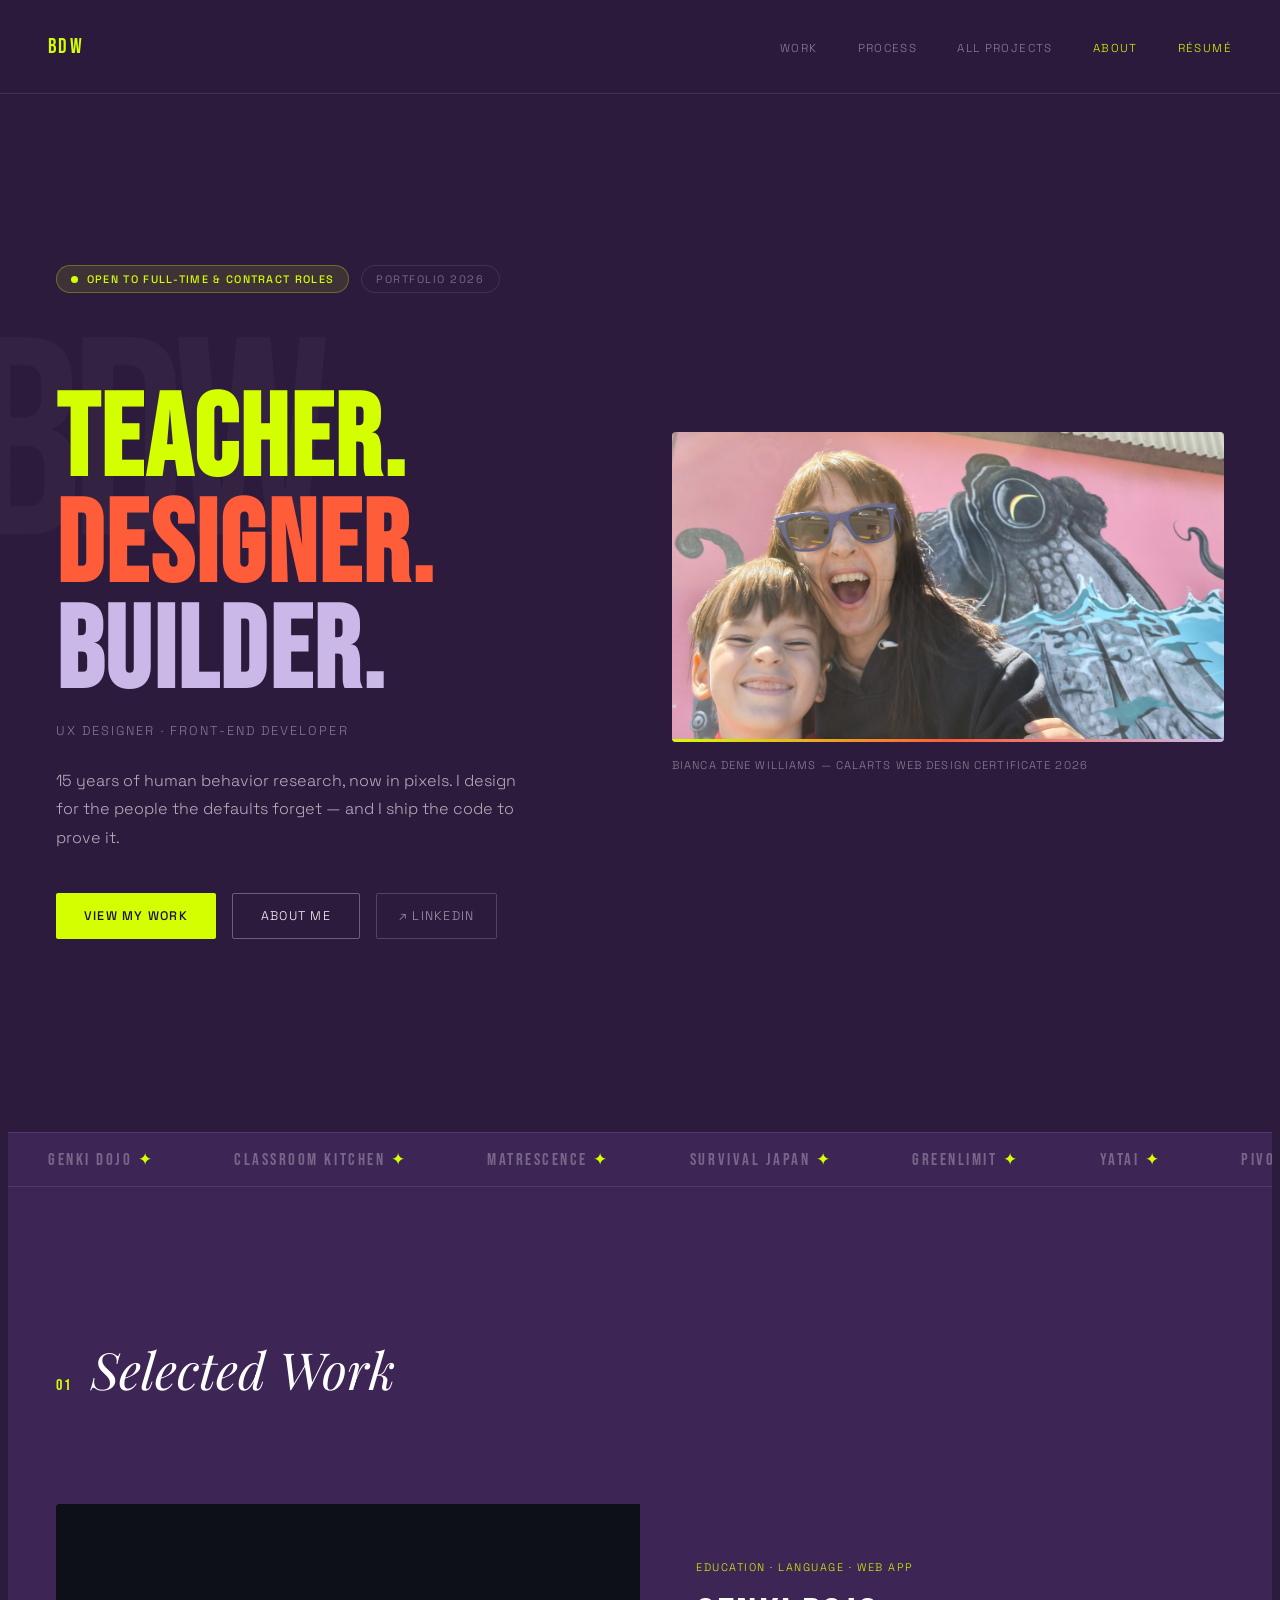
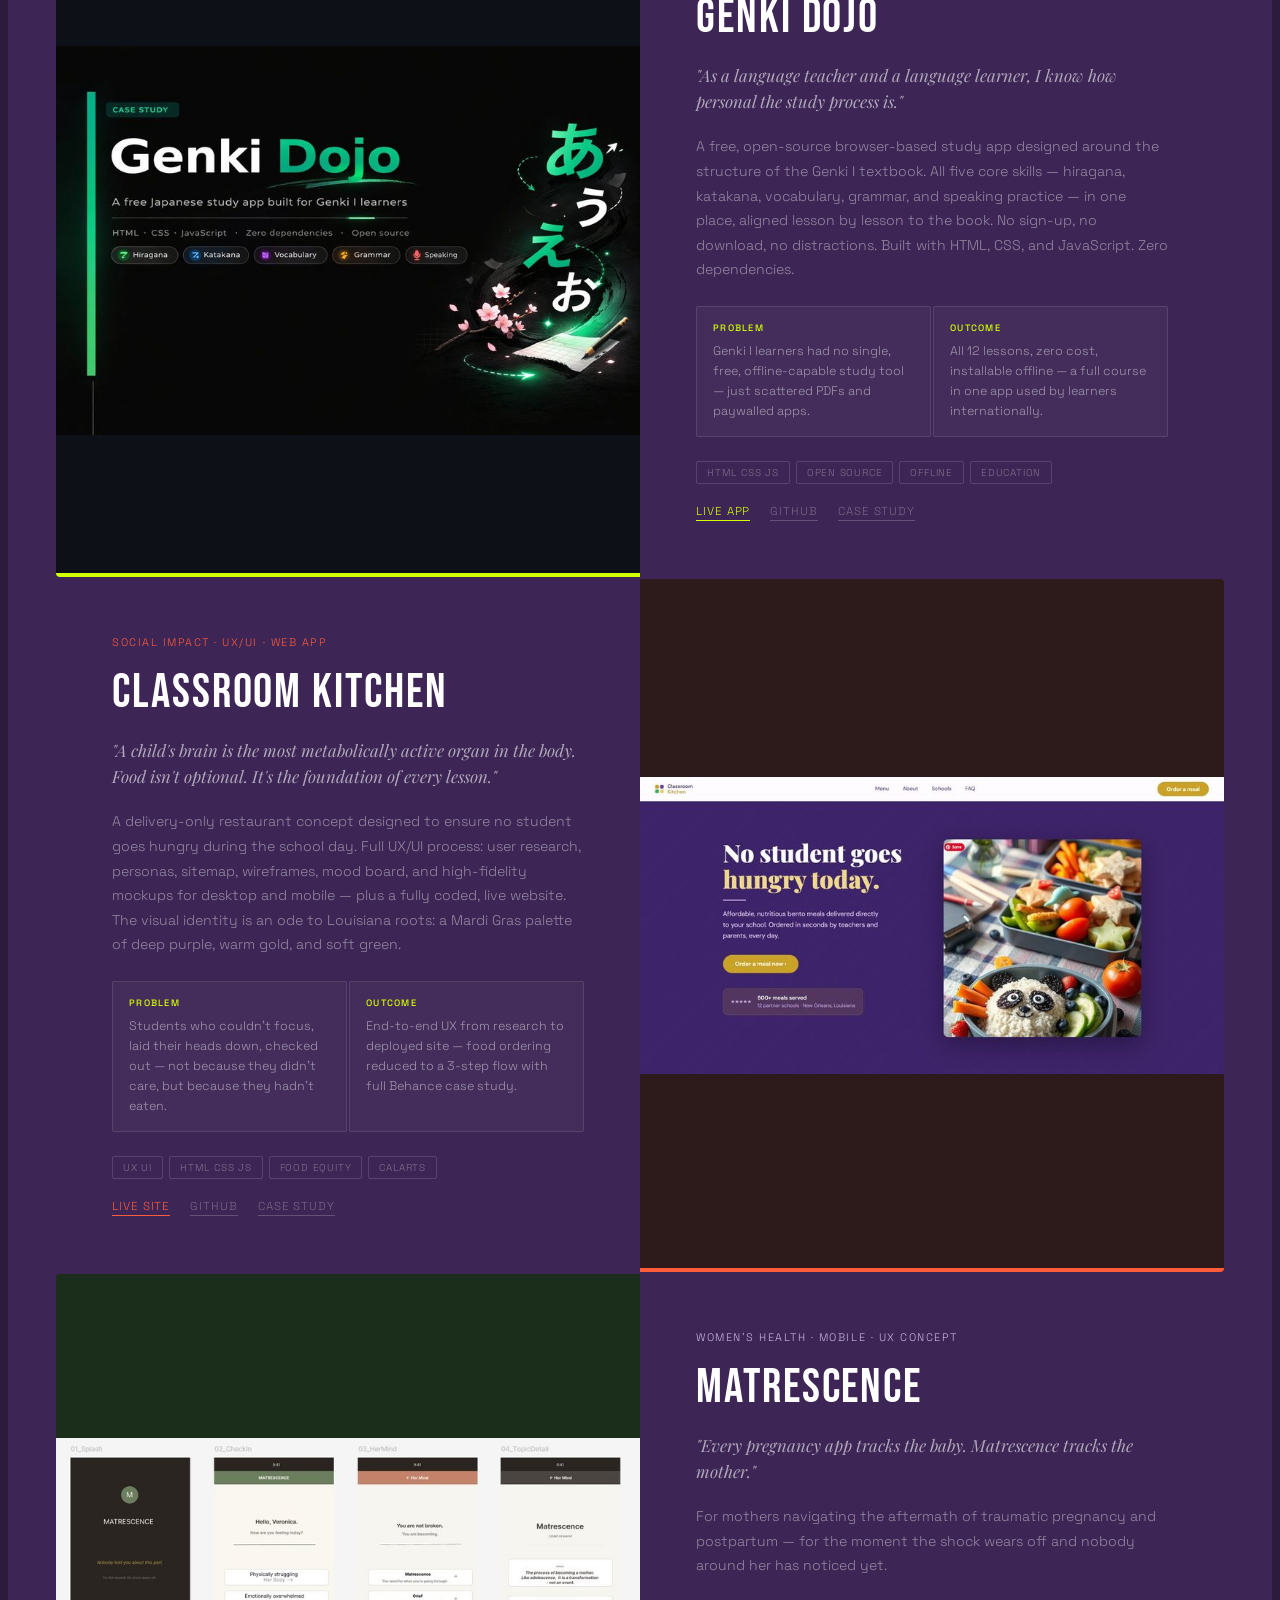
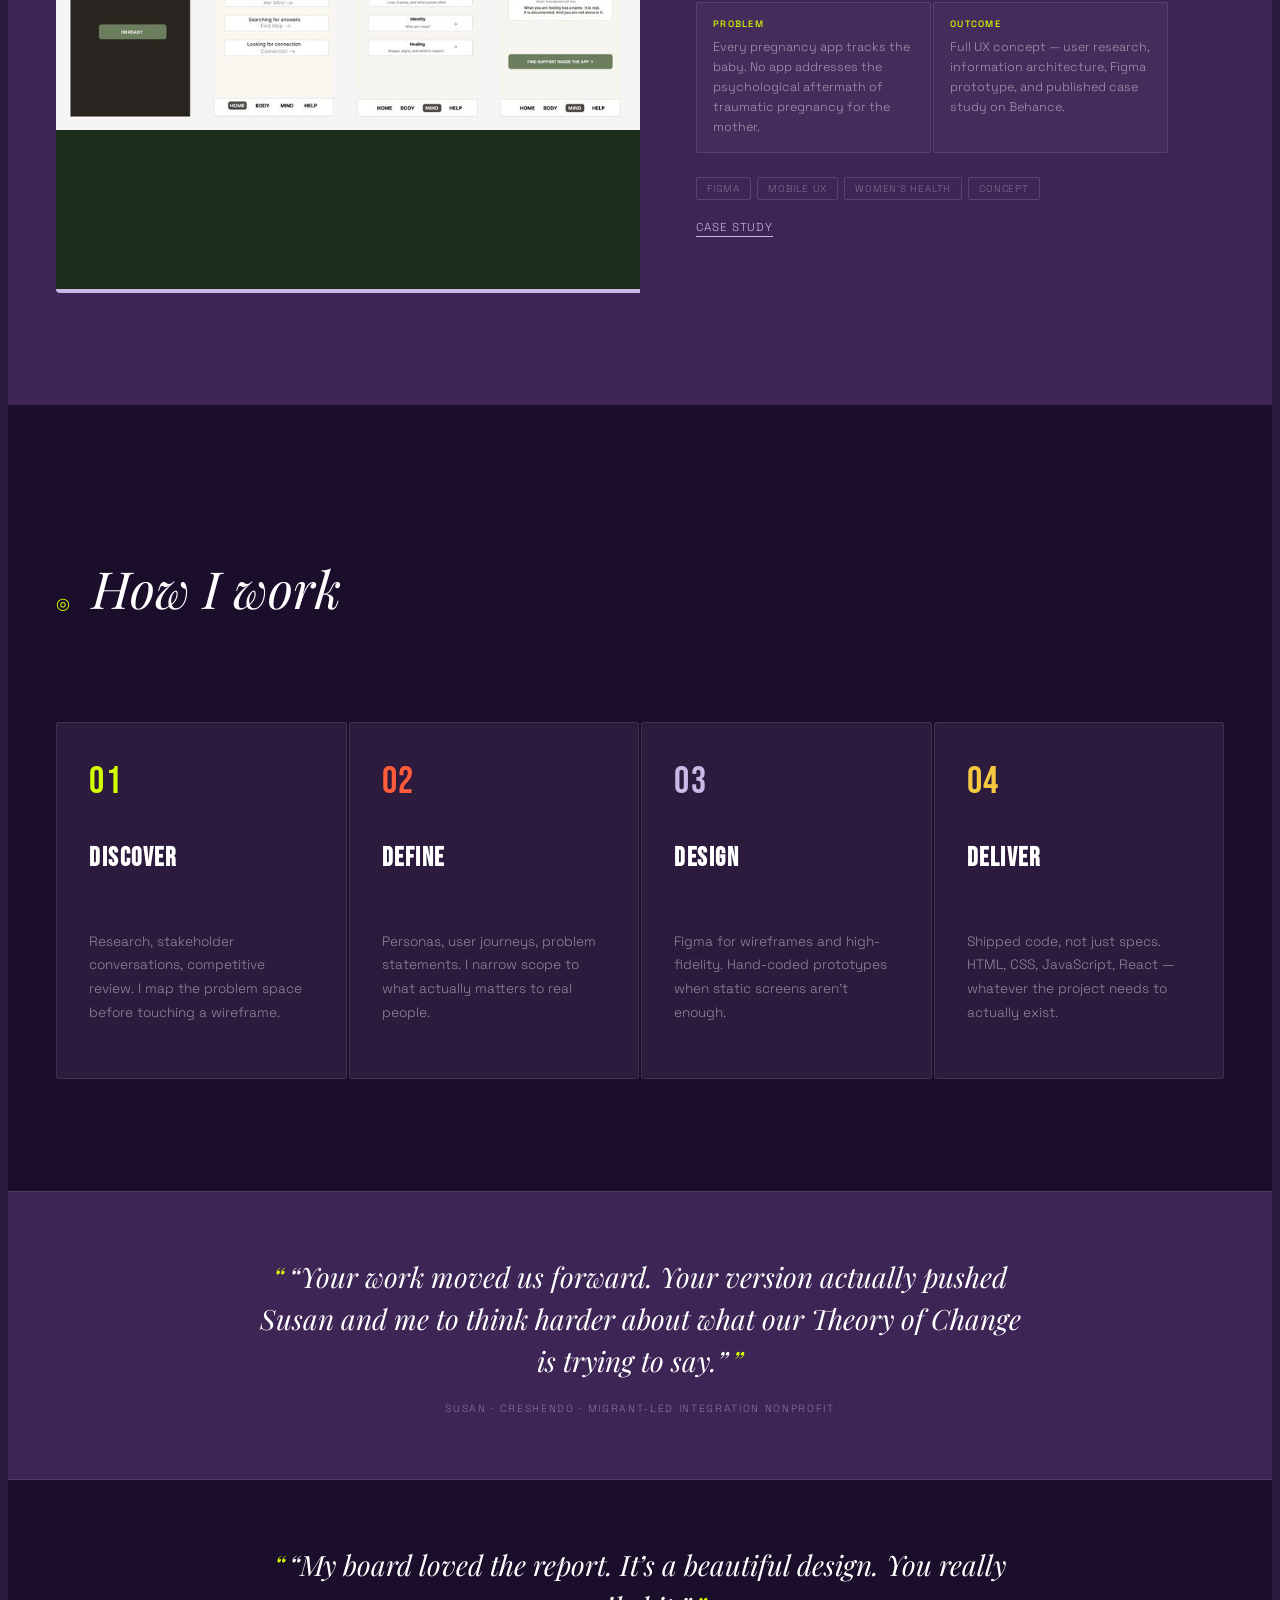
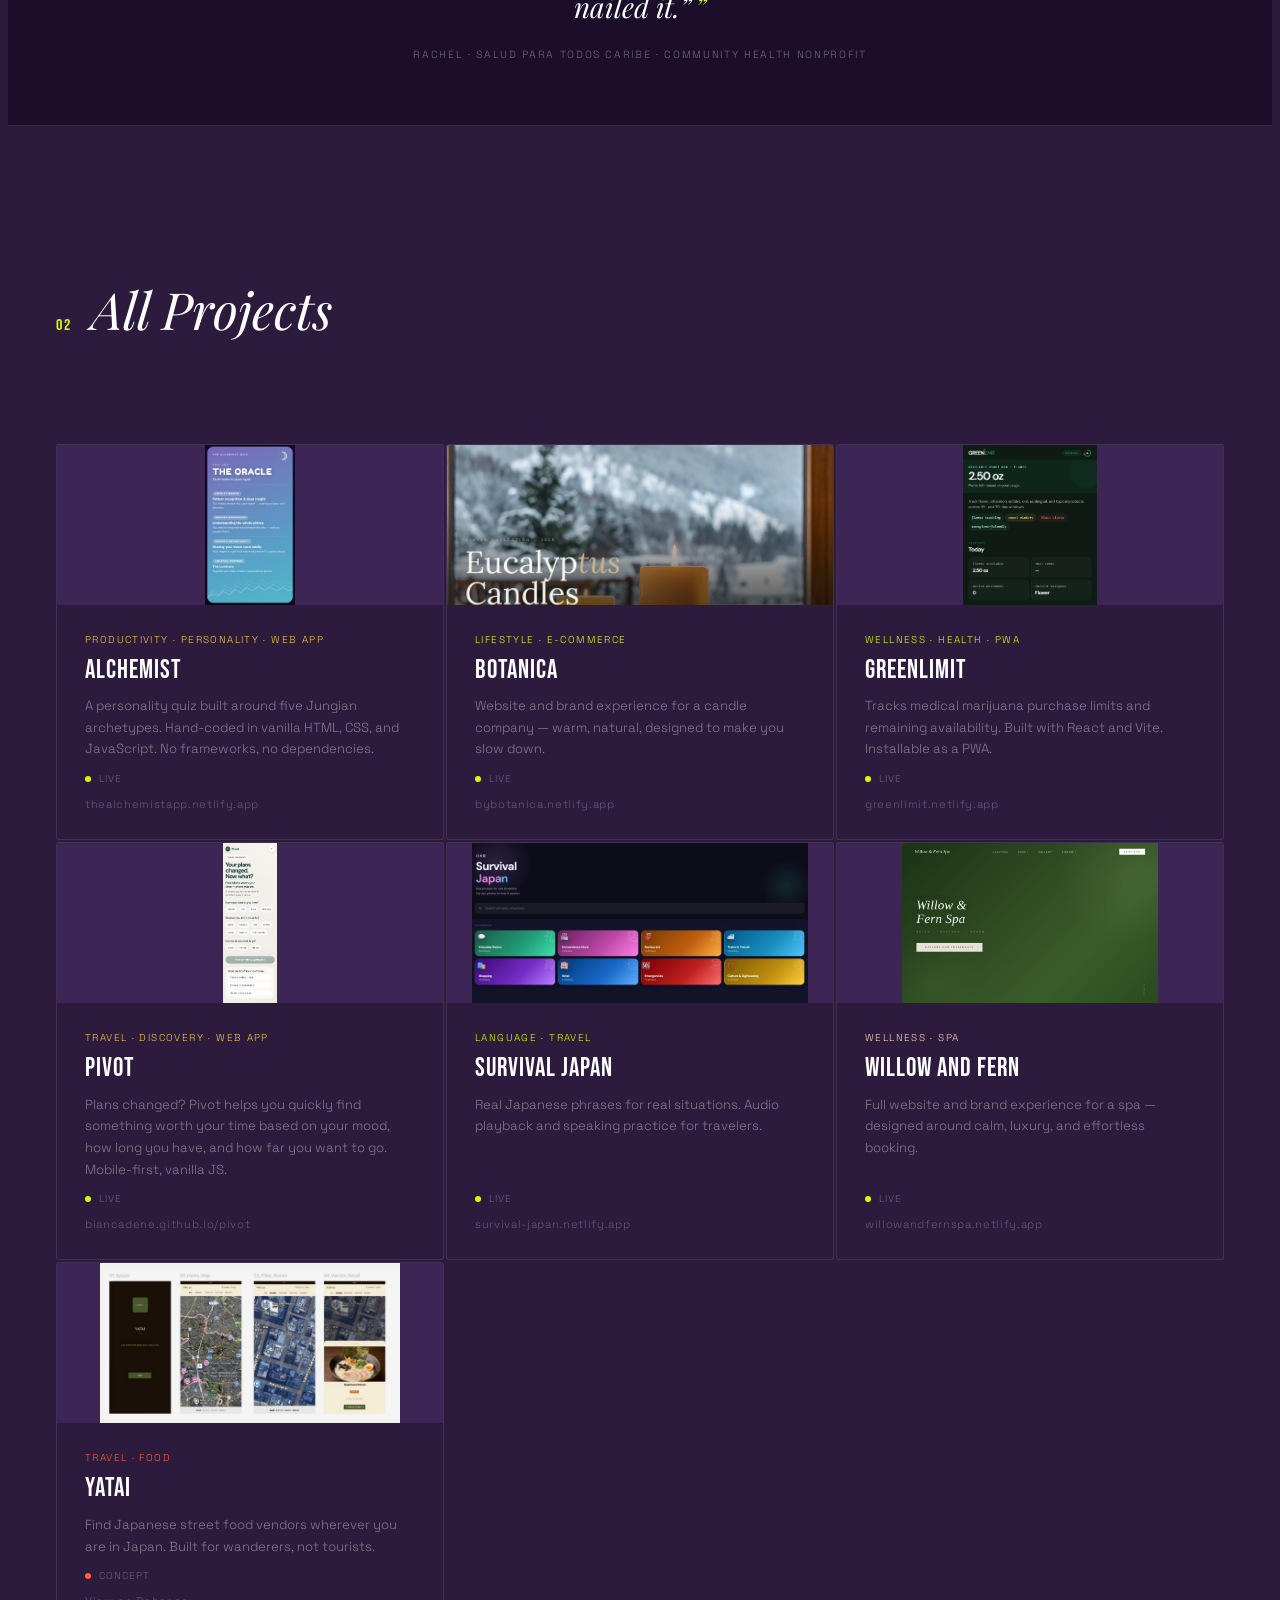
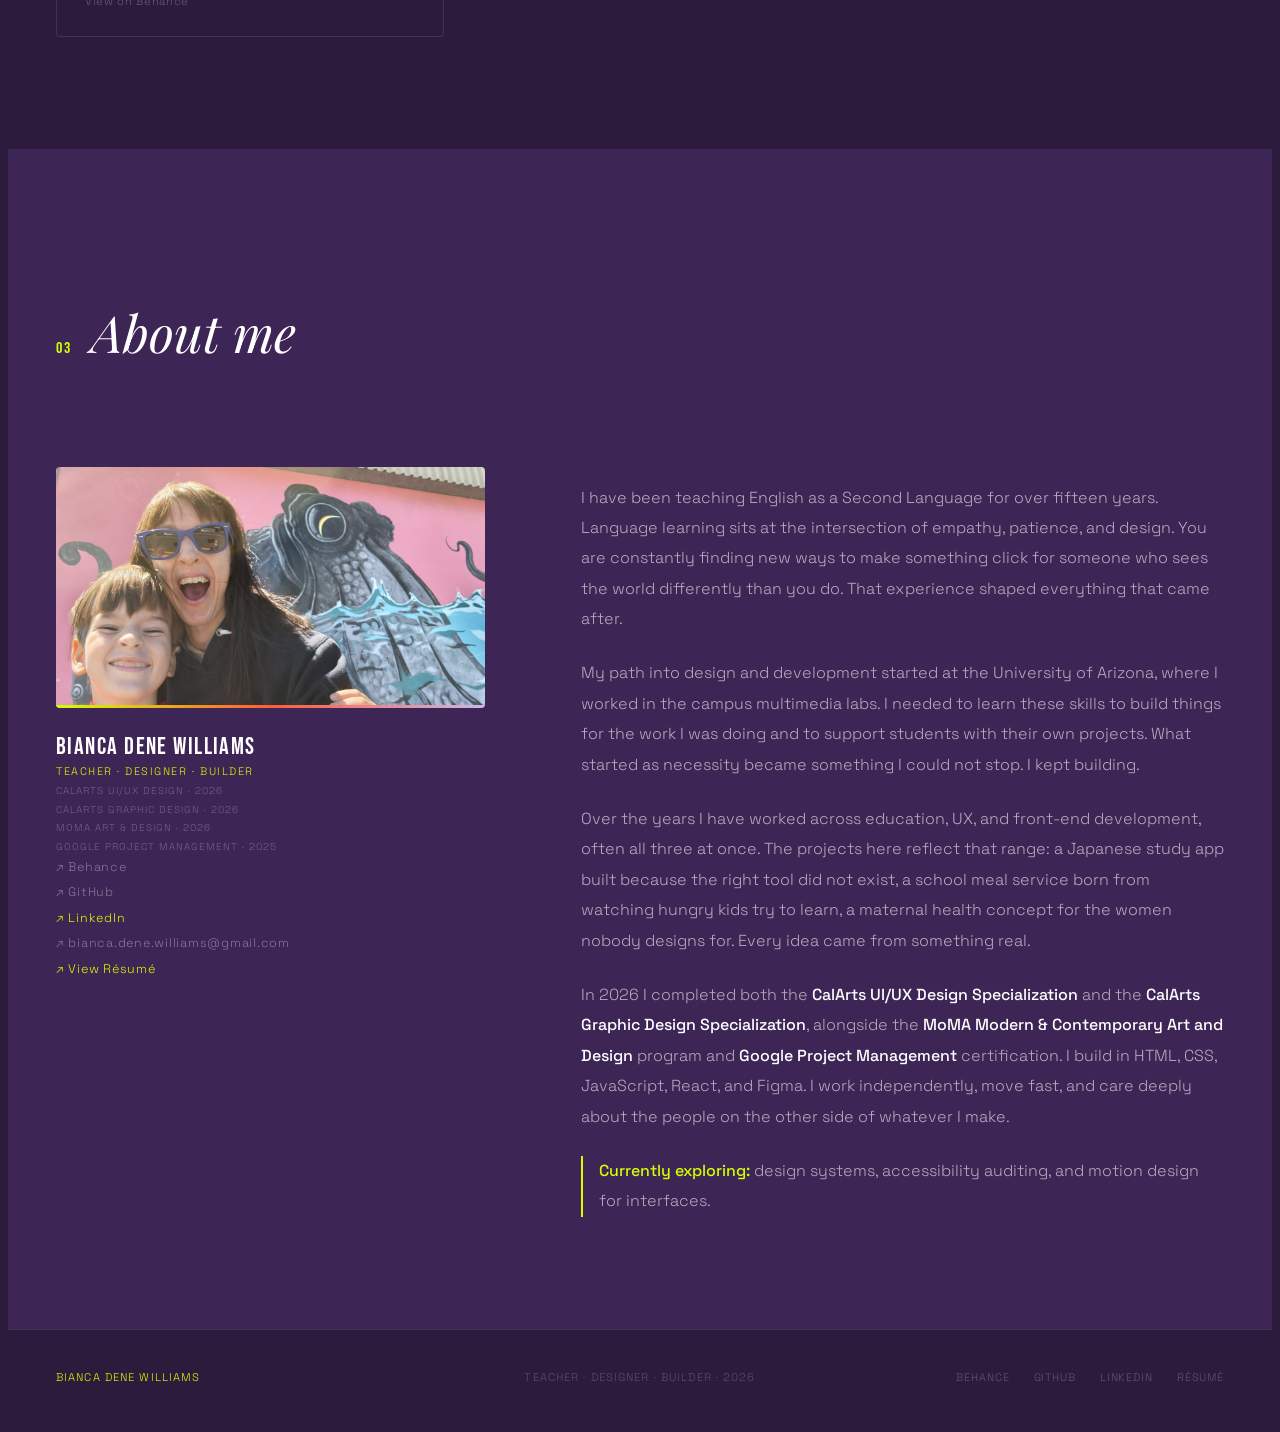
<file: index.html>
<!DOCTYPE html>
<html lang="en">
<head>
<meta charset="UTF-8">
<meta name="viewport" content="width=device-width, initial-scale=1.0">
<title>Bianca Dene Williams — UX Designer & Front-End Developer</title>
<meta name="description" content="Portfolio of Bianca Dene Williams — UX designer and front-end developer. 15 years of human behavior research, now in pixels. CalArts Web Design Certificate 2026.">
<meta property="og:title" content="Bianca Dene Williams — UX Designer & Front-End Developer">
<meta property="og:description" content="Portfolio of Bianca Dene Williams — UX designer and front-end developer. 15 years of human behavior research, now in pixels. CalArts Web Design Certificate 2026.">
<meta property="og:url" content="https://biancadene.github.io">
<meta property="og:type" content="website">
<meta property="og:image" content="https://biancadene.github.io/images/photo.jpg">
<link rel="preconnect" href="https://fonts.googleapis.com">
<link href="https://fonts.googleapis.com/css2?family=Bebas+Neue&family=Playfair+Display:ital,wght@0,400;1,400&family=Space+Grotesk:wght@300;400;500&display=swap" rel="stylesheet">
<link rel="stylesheet" href="css/style.css">
</head>
<body>

<a href="#work" class="skip-link">Skip to main content</a>

<nav aria-label="Main navigation">
  <a href="#" class="nav-logo">BDW</a>
  <ul class="nav-links">
    <li><a href="#work">Work</a></li>
    <li><a href="#process">Process</a></li>
    <li><a href="#all">All Projects</a></li>
    <li><a href="#about">About</a></li>
    <li><a href="resume.html" style="color:var(--neon)">Résumé</a></li>
  </ul>
  <button class="nav-burger" aria-label="Open menu" aria-expanded="false" aria-controls="mobile-nav">
    <span></span><span></span><span></span>
  </button>
</nav>
<div class="mobile-nav" id="mobile-nav" aria-hidden="true">
  <a href="#work" class="mn-link">Work</a>
  <a href="#process" class="mn-link">Process</a>
  <a href="#all" class="mn-link">All Projects</a>
  <a href="#about" class="mn-link">About</a>
  <a href="https://www.linkedin.com/in/biancadenewilliams/" target="_blank" class="mn-link mn-resume">&#8599; LinkedIn</a>
  <a href="resume.html" class="mn-link mn-resume">&#8599; Résumé</a>
</div>

<section class="hero" aria-label="Introduction">
  <div class="hero-bg">BDW</div>
  <div class="hero-left">
    <div class="hero-tags">
      <div class="hero-avail"><span class="avail-dot"></span> Open to full-time &amp; contract roles</div>
      <div class="hero-tag">Portfolio 2026</div>
    </div>
    <h1>
      <span class="l1">Teacher.</span>
      <span class="l2">Designer.</span>
      <span class="l3">Builder.</span>
    </h1>
    <div class="hero-role">UX Designer &middot; Front-End Developer</div>
    <p class="hero-sub">15 years of human behavior research, now in pixels. I design for the people the defaults forget — and I ship the code to prove it.</p>
    <div class="ctas">
      <a href="#work" class="btn-p">View my work</a>
      <a href="#about" class="btn-g">About me</a>
      <a href="https://www.linkedin.com/in/biancadenewilliams/" target="_blank" class="btn-r">&#8599; LinkedIn</a>
    </div>
  </div>
  <div class="hero-right">
    <div class="photo-frame">
      <img src="images/photo.jpg" alt="Bianca Dene Williams" loading="eager">
    </div>
    <div class="hero-cap">Bianca Dene Williams &mdash; CalArts Web Design Certificate 2026</div>
  </div>
</section>

<div class="mq">
  <div class="mq-track">
    <span class="mq-item">Genki Dojo <span class="ma">&#10022;</span></span>
    <span class="mq-item">Classroom Kitchen <span class="ma">&#10022;</span></span>
    <span class="mq-item">Matrescence <span class="ma">&#10022;</span></span>
    <span class="mq-item">Survival Japan <span class="ma">&#10022;</span></span>
    <span class="mq-item">GreenLimit <span class="ma">&#10022;</span></span>
    <span class="mq-item">Yatai <span class="ma">&#10022;</span></span>
    <span class="mq-item">Pivot <span class="ma">&#10022;</span></span>
    <span class="mq-item">Willow and Fern <span class="ma">&#10022;</span></span>
    <span class="mq-item">Botanica <span class="ma">&#10022;</span></span>
    <span class="mq-item">Genki Dojo <span class="ma">&#10022;</span></span>
    <span class="mq-item">Classroom Kitchen <span class="ma">&#10022;</span></span>
    <span class="mq-item">Matrescence <span class="ma">&#10022;</span></span>
    <span class="mq-item">Survival Japan <span class="ma">&#10022;</span></span>
    <span class="mq-item">GreenLimit <span class="ma">&#10022;</span></span>
    <span class="mq-item">Yatai <span class="ma">&#10022;</span></span>
    <span class="mq-item">Pivot <span class="ma">&#10022;</span></span>
    <span class="mq-item">Willow and Fern <span class="ma">&#10022;</span></span>
    <span class="mq-item">Botanica <span class="ma">&#10022;</span></span>
  </div>
</div>

<section class="section section-alt" id="work" aria-label="Selected work">
  <div class="sec-hdr reveal"><span class="sec-num">01</span><h2>Selected Work</h2></div>
  <div class="pstack">

    <div class="pcard reveal">
      <div class="pvis pvis-gd" style="padding:0;">
        <img src="images/genki-dojo.jpg" alt="Genki Dojo" style="width:100%;height:100%;object-fit:contain;object-position:center center;background:#0D1117;">
        <div class="pbar"></div>
      </div>
      <div class="pcont">
        <div class="ptype" style="color:var(--neon)">Education · Language · Web App</div>
        <div class="ptitle">Genki Dojo</div>
        <div class="pline">"As a language teacher and a language learner, I know how personal the study process is."</div>
        <div class="pdesc">A free, open-source browser-based study app designed around the structure of the Genki I textbook. All five core skills — hiragana, katakana, vocabulary, grammar, and speaking practice — in one place, aligned lesson by lesson to the book. No sign-up, no download, no distractions. Built with HTML, CSS, and JavaScript. Zero dependencies.</div>
        <div class="poutcome">
          <div class="pout-item"><span class="pout-label">Problem</span> Genki I learners had no single, free, offline-capable study tool — just scattered PDFs and paywalled apps.</div>
          <div class="pout-item"><span class="pout-label">Outcome</span> All 12 lessons, zero cost, installable offline — a full course in one app used by learners internationally.</div>
        </div>
        <div class="ptags"><span class="ptag">HTML CSS JS</span><span class="ptag">Open Source</span><span class="ptag">Offline</span><span class="ptag">Education</span></div>
        <div class="plinks">
          <a href="https://genki-dojo.netlify.app/" target="_blank" class="pl ln">Live App</a>
          <a href="https://github.com/biancadene" target="_blank" class="pl lg">GitHub</a>
          <a href="https://www.behance.net/gallery/228168095/Genki-Dojo" target="_blank" class="pl lg">Case Study</a>
        </div>
      </div>
    </div>

    <div class="pcard flip reveal d1">
      <div class="pvis pvis-ck" style="padding:0;">
        <img src="images/classroom-kitchen.jpg" alt="Classroom Kitchen" style="width:100%;height:100%;object-fit:contain;object-position:center center;background:#2D1B1B;">
        <div class="pbar"></div>
      </div>
      <div class="pcont">
        <div class="ptype" style="color:var(--coral)">Social Impact · UX/UI · Web App</div>
        <div class="ptitle">Classroom Kitchen</div>
        <div class="pline">"A child's brain is the most metabolically active organ in the body. Food isn't optional. It's the foundation of every lesson."</div>
        <div class="pdesc">A delivery-only restaurant concept designed to ensure no student goes hungry during the school day. Full UX/UI process: user research, personas, sitemap, wireframes, mood board, and high-fidelity mockups for desktop and mobile — plus a fully coded, live website. The visual identity is an ode to Louisiana roots: a Mardi Gras palette of deep purple, warm gold, and soft green.</div>
        <div class="poutcome">
          <div class="pout-item"><span class="pout-label">Problem</span> Students who couldn't focus, laid their heads down, checked out — not because they didn't care, but because they hadn't eaten.</div>
          <div class="pout-item"><span class="pout-label">Outcome</span> End-to-end UX from research to deployed site — food ordering reduced to a 3-step flow with full Behance case study.</div>
        </div>
        <div class="ptags"><span class="ptag">UX UI</span><span class="ptag">HTML CSS JS</span><span class="ptag">Food Equity</span><span class="ptag">CalArts</span></div>
        <div class="plinks">
          <a href="https://classroomkitchen.netlify.app/" target="_blank" class="pl lc">Live Site</a>
          <a href="https://github.com/biancadene/classroom-kitchen" target="_blank" class="pl lg">GitHub</a>
          <a href="https://www.behance.net/gallery/228062279/Classroom-Kitchen" target="_blank" class="pl lg">Case Study</a>
        </div>
      </div>
    </div>

    <div class="pcard reveal d2">
      <div class="pvis pvis-ma" style="padding:0;">
        <img src="images/matrescence.jpg" alt="Matrescence" style="width:100%;height:100%;object-fit:contain;object-position:center center;background:#1B2D1B;">
        <div class="pbar"></div>
      </div>
      <div class="pcont">
        <div class="ptype" style="color:var(--lav)">Women's Health · Mobile · UX Concept</div>
        <div class="ptitle">Matrescence</div>
        <div class="pline">"Every pregnancy app tracks the baby. Matrescence tracks the mother."</div>
        <div class="pdesc">For mothers navigating the aftermath of traumatic pregnancy and postpartum — for the moment the shock wears off and nobody around her has noticed yet.</div>
        <div class="poutcome">
          <div class="pout-item"><span class="pout-label">Problem</span> Every pregnancy app tracks the baby. No app addresses the psychological aftermath of traumatic pregnancy for the mother.</div>
          <div class="pout-item"><span class="pout-label">Outcome</span> Full UX concept — user research, information architecture, Figma prototype, and published case study on Behance.</div>
        </div>
        <div class="ptags"><span class="ptag">Figma</span><span class="ptag">Mobile UX</span><span class="ptag">Women's Health</span><span class="ptag">Concept</span></div>
        <div class="plinks">
          <a href="https://www.behance.net/gallery/228005005/Matrescence-Maternal-Wellness-Recovery-App" target="_blank" class="pl ll">Case Study</a>
        </div>
      </div>
    </div>

  </div>
</section>

<section class="section section-process" id="process" aria-label="How I work">
  <div class="sec-hdr reveal"><span class="sec-num">&#9678;</span><h2>How I work</h2></div>
  <div class="proc-grid reveal">
    <div class="proc-step">
      <div class="proc-num">01</div>
      <h3 class="proc-title">Discover</h3>
      <p class="proc-desc">Research, stakeholder conversations, competitive review. I map the problem space before touching a wireframe.</p>
    </div>
    <div class="proc-step">
      <div class="proc-num" style="color:var(--coral)">02</div>
      <h3 class="proc-title">Define</h3>
      <p class="proc-desc">Personas, user journeys, problem statements. I narrow scope to what actually matters to real people.</p>
    </div>
    <div class="proc-step">
      <div class="proc-num" style="color:var(--lav)">03</div>
      <h3 class="proc-title">Design</h3>
      <p class="proc-desc">Figma for wireframes and high-fidelity. Hand-coded prototypes when static screens aren't enough.</p>
    </div>
    <div class="proc-step">
      <div class="proc-num" style="color:var(--gold)">04</div>
      <h3 class="proc-title">Deliver</h3>
      <p class="proc-desc">Shipped code, not just specs. HTML, CSS, JavaScript, React — whatever the project needs to actually exist.</p>
    </div>
  </div>
</section>

<div class="testimonial-band reveal" aria-label="Client testimonials">
  <div class="tb-inner">
    <div class="tb-quote">&ldquo;Your work moved us forward. Your version actually pushed Susan and me to think harder about what our Theory of Change is trying to say.&rdquo;</div>
    <div class="tb-attr">Susan &middot; Creshendo &middot; Migrant-led integration nonprofit</div>
  </div>
</div>

<div class="testimonial-band testimonial-band-alt reveal" aria-label="Client testimonial">
  <div class="tb-inner">
    <div class="tb-quote">&ldquo;My board loved the report. It&rsquo;s a beautiful design. You really nailed it.&rdquo;</div>
    <div class="tb-attr">Rachel &middot; Salud Para Todos Caribe &middot; Community health nonprofit</div>
  </div>
</div>

<section class="section" id="all" aria-label="All projects">
  <div class="sec-hdr reveal"><span class="sec-num">02</span><h2>All Projects</h2></div>
  <div class="wgrid reveal">

    <div class="wi">
      <img class="wi-img" src="images/alchemist.jpg" alt="Alchemist" loading="lazy">
      <div class="wi-body">
        <div class="wi-cat" style="color:var(--gold)">Productivity · Personality · Web App</div>
        <div class="wi-title">Alchemist</div>
        <div class="wi-desc">A personality quiz built around five Jungian archetypes. Hand-coded in vanilla HTML, CSS, and JavaScript. No frameworks, no dependencies.</div>
        <div class="wi-status"><span class="dot dl"></span> Live</div>
        <a href="https://thealchemistapp.netlify.app" target="_blank" class="wi-link">thealchemistapp.netlify.app</a>
      </div>
    </div>

    <div class="wi">
      <img class="wi-img" src="images/botanica.jpg" alt="Botanica" loading="lazy" style="object-fit:cover;object-position:center center;">
      <div class="wi-body">
        <div class="wi-cat" style="color:var(--neon)">Lifestyle · E-commerce</div>
        <div class="wi-title">Botanica</div>
        <div class="wi-desc">Website and brand experience for a candle company — warm, natural, designed to make you slow down.</div>
        <div class="wi-status"><span class="dot dl"></span> Live</div>
        <a href="https://bybotanica.netlify.app/" target="_blank" class="wi-link">bybotanica.netlify.app</a>
      </div>
    </div>

    <div class="wi">
      <img class="wi-img" src="images/greenlimit.jpeg" alt="GreenLimit" loading="lazy">
      <div class="wi-body">
        <div class="wi-cat" style="color:var(--neon)">Wellness · Health · PWA</div>
        <div class="wi-title">GreenLimit</div>
        <div class="wi-desc">Tracks medical marijuana purchase limits and remaining availability. Built with React and Vite. Installable as a PWA.</div>
        <div class="wi-status"><span class="dot dl"></span> Live</div>
        <a href="https://greenlimit.netlify.app/" target="_blank" class="wi-link">greenlimit.netlify.app</a>
      </div>
    </div>

    <div class="wi">
      <img class="wi-img" src="images/pivot.jpg" alt="Pivot" loading="lazy">
      <div class="wi-body">
        <div class="wi-cat" style="color:var(--gold)">Travel · Discovery · Web App</div>
        <div class="wi-title">Pivot</div>
        <div class="wi-desc">Plans changed? Pivot helps you quickly find something worth your time based on your mood, how long you have, and how far you want to go. Mobile-first, vanilla JS.</div>
        <div class="wi-status"><span class="dot dl"></span> Live</div>
        <a href="https://biancadene.github.io/pivot/" target="_blank" class="wi-link">biancadene.github.io/pivot</a>
      </div>
    </div>

    <div class="wi">
      <img class="wi-img" src="images/survival-japan.jpg" alt="Survival Japan" loading="lazy">
      <div class="wi-body">
        <div class="wi-cat" style="color:var(--neon)">Language · Travel</div>
        <div class="wi-title">Survival Japan</div>
        <div class="wi-desc">Real Japanese phrases for real situations. Audio playback and speaking practice for travelers.</div>
        <div class="wi-status"><span class="dot dl"></span> Live</div>
        <a href="https://survival-japan.netlify.app/" target="_blank" class="wi-link">survival-japan.netlify.app</a>
      </div>
    </div>

    <div class="wi">
      <img class="wi-img" src="images/willow-fern.jpg" alt="Willow and Fern Spa" loading="lazy">
      <div class="wi-body">
        <div class="wi-cat" style="color:var(--peach)">Wellness · Spa</div>
        <div class="wi-title">Willow and Fern</div>
        <div class="wi-desc">Full website and brand experience for a spa — designed around calm, luxury, and effortless booking.</div>
        <div class="wi-status"><span class="dot dl"></span> Live</div>
        <a href="https://willowandfernspa.netlify.app/" target="_blank" class="wi-link">willowandfernspa.netlify.app</a>
      </div>
    </div>

    <div class="wi">
      <img class="wi-img" src="images/yatai.jpg" alt="Yatai" loading="lazy">
      <div class="wi-body">
        <div class="wi-cat" style="color:var(--coral)">Travel · Food</div>
        <div class="wi-title">Yatai</div>
        <div class="wi-desc">Find Japanese street food vendors wherever you are in Japan. Built for wanderers, not tourists.</div>
        <div class="wi-status"><span class="dot dc"></span> Concept</div>
        <a href="https://www.behance.net/biancawilliams" target="_blank" class="wi-link">View on Behance</a>
      </div>
    </div>

  </div>
</section>

<section class="section section-alt" id="about" aria-label="About Bianca">
  <div class="sec-hdr reveal"><span class="sec-num">03</span><h2>About me</h2></div>
  <div class="about-grid">
    <div class="about-left reveal">
      <div class="photo-block">
        <img src="images/photo.jpg" alt="Bianca Dene Williams">
      </div>
      <div class="about-name">Bianca Dene Williams</div>
      <div class="about-role">Teacher · Designer · Builder</div>
      <div class="about-cert">CalArts UI/UX Design · 2026</div>
      <div class="about-cert">CalArts Graphic Design · 2026</div>
      <div class="about-cert">MoMA Art &amp; Design · 2026</div>
      <div class="about-cert">Google Project Management · 2025</div>
      <div class="socials">
        <a href="https://www.behance.net/biancawilliams" target="_blank" class="soc">&#8599; Behance</a>
        <a href="https://github.com/biancadene" target="_blank" class="soc">&#8599; GitHub</a>
        <a href="https://www.linkedin.com/in/biancadenewilliams/" target="_blank" class="soc soc-resume">&#8599; LinkedIn</a>
        <a href="mailto:bianca.dene.williams@gmail.com" class="soc">&#8599; bianca.dene.williams@gmail.com</a>
        <a href="resume.html" class="soc soc-resume">&#8599; View Résumé</a>
      </div>
    </div>
    <div class="about-body reveal d1">
      <p>I have been teaching English as a Second Language for over fifteen years. Language learning sits at the intersection of empathy, patience, and design. You are constantly finding new ways to make something click for someone who sees the world differently than you do. That experience shaped everything that came after.</p>
      <p>My path into design and development started at the University of Arizona, where I worked in the campus multimedia labs. I needed to learn these skills to build things for the work I was doing and to support students with their own projects. What started as necessity became something I could not stop. I kept building.</p>
      <p>Over the years I have worked across education, UX, and front-end development, often all three at once. The projects here reflect that range: a Japanese study app built because the right tool did not exist, a school meal service born from watching hungry kids try to learn, a maternal health concept for the women nobody designs for. Every idea came from something real.</p>
      <p>In 2026 I completed both the <strong>CalArts UI/UX Design Specialization</strong> and the <strong>CalArts Graphic Design Specialization</strong>, alongside the <strong>MoMA Modern &amp; Contemporary Art and Design</strong> program and <strong>Google Project Management</strong> certification. I build in HTML, CSS, JavaScript, React, and Figma. I work independently, move fast, and care deeply about the people on the other side of whatever I make.</p>
      <p class="about-next"><strong>Currently exploring:</strong> design systems, accessibility auditing, and motion design for interfaces.</p>
    </div>
  </div>
</section>

<footer>
  <span class="fn">Bianca Dene Williams</span>
  <span>Teacher · Designer · Builder · 2026</span>
  <div class="footer-links">
    <a href="https://www.behance.net/biancawilliams" target="_blank">Behance</a>
    <a href="https://github.com/biancadene" target="_blank">GitHub</a>
    <a href="https://www.linkedin.com/in/biancadenewilliams/" target="_blank">LinkedIn</a>
    <a href="resume.html">Résumé</a>
  </div>
</footer>

<script>
const reveals = document.querySelectorAll(".reveal");
const io = new IntersectionObserver(entries => {
  entries.forEach(e => {
    if (e.isIntersecting) { e.target.classList.add("visible"); io.unobserve(e.target); }
  });
}, { threshold: 0.08 });
reveals.forEach(el => io.observe(el));

const burger = document.querySelector(".nav-burger");
const mobileNav = document.getElementById("mobile-nav");
burger.addEventListener("click", () => {
  const open = burger.getAttribute("aria-expanded") === "true";
  burger.setAttribute("aria-expanded", !open);
  burger.classList.toggle("open", !open);
  mobileNav.classList.toggle("open", !open);
  mobileNav.setAttribute("aria-hidden", open);
});
document.querySelectorAll(".mn-link").forEach(l => l.addEventListener("click", () => {
  burger.setAttribute("aria-expanded", "false");
  burger.classList.remove("open");
  mobileNav.classList.remove("open");
  mobileNav.setAttribute("aria-hidden", "true");
}));

const navLinks = document.querySelectorAll(".nav-links a[href^='#']");
const sections = document.querySelectorAll("section[id]");
const spy = new IntersectionObserver(entries => {
  entries.forEach(e => {
    if (e.isIntersecting) {
      navLinks.forEach(l => l.classList.remove("nav-active"));
      const active = document.querySelector(`.nav-links a[href="#${e.target.id}"]`);
      if (active) active.classList.add("nav-active");
    }
  });
}, { threshold: 0.3 });
sections.forEach(s => spy.observe(s));
</script>
</body>
</html>
</file>
<file: css/style.css>
$ cat /home/user/biancadene.github.io/css/style.css

*,*::before,*::after{box-sizing:border-box;margin:0;padding:0}
.skip-link{position:absolute;top:-100%;left:1rem;background:var(--neon);color:var(--ink);font-size:0.75rem;font-weight:500;letter-spacing:0.1em;text-transform:uppercase;padding:8px 16px;border-radius:2px;text-decoration:none;z-index:999;transition:top 0.2s}
.skip-link:focus{top:1rem}
:root{
  --plum:#2D1B3D;--plum-mid:#3D2555;--neon:#D4FF00;
  --coral:#FF5C3A;--lav:#C9B8E8;--peach:#FFD4B8;--gold:#F5C842;
  --ink:#1A0E2B;--white:#FFFFFF;--muted:rgba(255,255,255,0.45);--border:rgba(255,255,255,0.1)
}
html{scroll-behavior:smooth}
body{background:var(--plum);color:var(--white);font-family:"Space Grotesk",sans-serif;font-weight:300;overflow-x:hidden}
nav{position:fixed;top:0;left:0;right:0;z-index:100;display:flex;justify-content:space-between;align-items:center;padding:1.25rem 3rem;background:rgba(45,27,61,0.9);backdrop-filter:blur(16px);border-bottom:1px solid var(--border)}
.nav-logo{font-family:"Bebas Neue",sans-serif;font-size:1.3rem;letter-spacing:0.12em;color:var(--neon);text-decoration:none}
.nav-links{display:flex;gap:2.5rem;list-style:none}
.nav-links a{font-size:0.72rem;letter-spacing:0.12em;text-transform:uppercase;color:var(--muted);text-decoration:none;transition:color 0.2s}
.nav-links a:hover{color:var(--neon)}
.hero{min-height:100vh;padding:9rem 3rem 5rem;display:grid;grid-template-columns:1fr 1fr;gap:4rem;align-items:center;overflow:hidden}
.hero-bg{position:absolute;top:50%;left:-2rem;transform:translateY(-50%);font-family:"Bebas Neue",sans-serif;font-size:clamp(14rem,22vw,22rem);letter-spacing:-0.04em;color:rgba(255,255,255,0.03);line-height:0.85;pointer-events:none;user-select:none;white-space:nowrap;z-index:0}
.hero-left{z-index:2}
.hero-tags{display:flex;align-items:center;gap:0.75rem;flex-wrap:wrap;margin-bottom:2rem}
.hero-avail{display:inline-flex;align-items:center;gap:0.55rem;background:rgba(212,255,0,0.1);border:1px solid rgba(212,255,0,0.3);color:var(--neon);font-size:0.68rem;font-weight:500;letter-spacing:0.12em;text-transform:uppercase;padding:6px 14px;border-radius:20px}
.avail-dot{width:7px;height:7px;border-radius:50%;background:var(--neon);flex-shrink:0;animation:pulse 2s ease-in-out infinite}
@keyframes pulse{0%,100%{opacity:1;box-shadow:0 0 0 0 rgba(212,255,0,0.4)}50%{opacity:0.7;box-shadow:0 0 0 5px rgba(212,255,0,0)}}
.hero-tag{display:inline-flex;align-items:center;gap:0.6rem;background:transparent;border:1px solid var(--border);color:rgba(255,255,255,0.35);font-size:0.68rem;font-weight:400;letter-spacing:0.14em;text-transform:uppercase;padding:6px 14px;border-radius:20px}
.hero-role{font-size:0.8rem;letter-spacing:0.16em;text-transform:uppercase;color:rgba(255,255,255,0.42);margin-bottom:1.5rem;margin-top:-0.5rem}
h1{font-family:"Bebas Neue",sans-serif;font-size:clamp(4.5rem,9vw,8.5rem);line-height:0.92;letter-spacing:0.02em;margin-bottom:0.2em}
.l1{color:var(--neon);display:block}.l2{color:var(--coral);display:block}.l3{color:var(--lav);display:block}
.hero-sub{font-size:1rem;line-height:1.8;color:rgba(255,255,255,0.65);max-width:46ch;margin:1.75rem 0 2.5rem}
.ctas{display:flex;gap:1rem;flex-wrap:wrap}
.btn-p{display:inline-flex;align-items:center;gap:0.5rem;background:var(--neon);color:var(--ink);font-size:0.78rem;font-weight:500;letter-spacing:0.1em;text-transform:uppercase;padding:14px 28px;text-decoration:none;border-radius:2px;transition:transform 0.2s,box-shadow 0.2s}
.btn-p:hover{transform:translateY(-2px);box-shadow:0 8px 24px rgba(212,255,0,0.3)}
.btn-g{display:inline-flex;align-items:center;gap:0.5rem;border:1px solid rgba(255,255,255,0.3);color:var(--white);font-size:0.78rem;letter-spacing:0.1em;text-transform:uppercase;padding:14px 28px;text-decoration:none;border-radius:2px;transition:border-color 0.2s,background 0.2s}
.btn-g:hover{border-color:var(--lav);background:rgba(201,184,232,0.1)}
.hero-right{display:flex;flex-direction:column;gap:1rem}
.photo-frame{width:100%;aspect-ratio:16/9;border-radius:4px;overflow:hidden;position:relative}
.photo-frame::after{content:"";position:absolute;bottom:0;left:0;right:0;height:3px;background:linear-gradient(90deg,var(--neon),var(--coral),var(--lav))}
.photo-frame img{width:100%;height:100%;object-fit:cover;object-position:center 30%;display:block}
.hero-cap{font-size:0.7rem;letter-spacing:0.1em;color:var(--muted);text-transform:uppercase}
.mq{overflow:hidden;border-top:1px solid var(--border);border-bottom:1px solid var(--border);padding:1rem 0;background:var(--plum-mid)}
.mq-track{display:flex;animation:mq 24s linear infinite;width:max-content}
.mq-item{font-family:"Bebas Neue",sans-serif;font-size:1.05rem;letter-spacing:0.15em;padding:0 2.5rem;white-space:nowrap;color:rgba(255,255,255,0.3)}
.ma{color:var(--neon)}
@keyframes mq{from{transform:translateX(0)}to{transform:translateX(-50%)}}
.section{padding:7rem 3rem}.section-alt{background:var(--plum-mid)}
.sec-hdr{display:flex;align-items:baseline;gap:1.25rem;margin-bottom:4rem}
.sec-num{font-family:"Bebas Neue",sans-serif;font-size:1rem;color:var(--neon);letter-spacing:0.1em}
h2{font-family:"Playfair Display",serif;font-size:clamp(2rem,4vw,3.25rem);font-weight:400;line-height:1.1;font-style:italic}
.pstack{display:flex;flex-direction:column;gap:2px}
.pcard{display:grid;grid-template-columns:1fr 1fr;min-height:400px;overflow:hidden;border-radius:4px;transition:transform 0.35s,box-shadow 0.35s}
.pcard:hover{transform:translateY(-3px);box-shadow:0 0 0 1px var(--neon),0 0 40px 8px rgba(212,255,0,0.18),0 16px 48px rgba(212,255,0,0.1)}
.pcard.flip{direction:rtl}.pcard.flip>*{direction:ltr}
.pvis{position:relative;display:flex;align-items:center;justify-content:center;overflow:hidden;min-height:360px;height:100%}
.pvis-gd{background:linear-gradient(135deg,#0D1117 0%,#1a3a2a 100%)}
.pvis-ck{background:linear-gradient(135deg,#2D1B1B 0%,#4A2040 100%)}
.pvis-ma{background:linear-gradient(135deg,#1B2D1B 0%,#2A4035 100%)}
.pvis-inner{display:flex;flex-direction:column;align-items:center;justify-content:center;gap:0.75rem;padding:2rem;text-align:center}
.pvis-glyph{font-family:"Bebas Neue",sans-serif;font-size:7rem;line-height:1;opacity:0.22}
.pvis-pill{background:rgba(255,255,255,0.07);border:1px solid rgba(255,255,255,0.14);color:rgba(255,255,255,0.45);font-size:0.62rem;letter-spacing:0.16em;text-transform:uppercase;padding:5px 14px;border-radius:20px}
.pbar{position:absolute;bottom:0;left:0;right:0;height:4px}
.pvis-gd .pbar{background:var(--neon)}.pvis-ck .pbar{background:var(--coral)}.pvis-ma .pbar{background:var(--lav)}
.pcont{background:var(--plum-mid);padding:3.5rem;display:flex;flex-direction:column;justify-content:center;gap:1.25rem}
.ptype{font-size:0.68rem;letter-spacing:0.14em;text-transform:uppercase}
.ptitle{font-family:"Bebas Neue",sans-serif;font-size:3rem;letter-spacing:0.04em;line-height:1}
.pline{font-family:"Playfair Display",serif;font-style:italic;font-size:1.05rem;color:rgba(255,255,255,0.6);line-height:1.55}
.pdesc{font-size:0.88rem;color:rgba(255,255,255,0.45);line-height:1.75}
.ptags{display:flex;flex-wrap:wrap;gap:6px}
.ptag{font-size:0.62rem;letter-spacing:0.08em;text-transform:uppercase;padding:4px 10px;border:1px solid rgba(255,255,255,0.14);border-radius:2px;color:rgba(255,255,255,0.35)}
.plinks{display:flex;gap:1.25rem;flex-wrap:wrap}
.pl{font-size:0.72rem;letter-spacing:0.08em;text-transform:uppercase;text-decoration:none;padding-bottom:2px;border-bottom:1px solid;transition:opacity 0.2s}
.pl:hover{opacity:0.65}
.ln{color:var(--neon);border-color:var(--neon)}.lc{color:var(--coral);border-color:var(--coral)}.ll{color:var(--lav);border-color:var(--lav)}.lg{color:rgba(255,255,255,0.3);border-color:rgba(255,255,255,0.2)}
.wi{background:var(--plum);border:1px solid var(--border);display:flex;flex-direction:column;border-radius:3px;overflow:hidden;transition:background 0.2s,border-color 0.35s,box-shadow 0.35s,transform 0.35s}
.wi:hover{background:var(--plum-mid);border-color:var(--neon);box-shadow:0 0 0 1px var(--neon),0 0 32px 6px rgba(212,255,0,0.16),0 12px 36px rgba(212,255,0,0.1);transform:translateY(-2px)}
.wi-img{width:100%;height:160px;object-fit:contain;object-position:center center;background:var(--plum-mid);display:block;flex-shrink:0}
.wi-body{padding:1.75rem;display:flex;flex-direction:column;gap:0.75rem;flex:1}
.wi-cat{font-size:0.62rem;letter-spacing:0.14em;text-transform:uppercase}
.wi-title{font-family:"Bebas Neue",sans-serif;font-size:1.6rem;letter-spacing:0.04em;line-height:1}
.wi-desc{font-size:0.82rem;color:rgba(255,255,255,0.42);line-height:1.65;flex:1}
.wi-status{display:flex;align-items:center;gap:0.5rem;font-size:0.62rem;letter-spacing:0.1em;text-transform:uppercase;color:rgba(255,255,255,0.3)}
.dot{width:6px;height:6px;border-radius:50%;flex-shrink:0}
.dl{background:var(--neon)}.dc{background:var(--coral)}.dp{background:var(--lav)}
.wi-link{font-size:0.7rem;letter-spacing:0.06em;color:rgba(255,255,255,0.28);text-decoration:none;transition:color 0.2s}
.wi-link:hover{color:var(--neon)}
.gal-intro{font-family:"Playfair Display",serif;font-style:italic;font-size:1rem;line-height:1.8;color:rgba(255,255,255,0.55);max-width:60ch;margin-bottom:3rem}
.gal-grid{display:grid;grid-template-columns:repeat(4,1fr);gap:3px}
.gi{position:relative;overflow:hidden;aspect-ratio:1;cursor:pointer}
.gi img{width:100%;height:100%;object-fit:cover;transition:transform 0.4s ease;display:block}
.gi:hover img{transform:scale(1.06)}
.gl{position:absolute;bottom:0;left:0;right:0;background:linear-gradient(transparent,rgba(26,14,43,0.9));color:rgba(255,255,255,0.9);font-size:0.6rem;letter-spacing:0.08em;text-transform:uppercase;padding:1.5rem 0.75rem 0.75rem;opacity:0;transition:opacity 0.3s;line-height:1.4}
.gi:hover .gl{opacity:1}
.about-grid{display:grid;grid-template-columns:1fr 1.5fr;gap:6rem;align-items:start}
.about-left{position:sticky;top:8rem}
.photo-block{width:100%;aspect-ratio:16/9;border-radius:4px;overflow:hidden;position:relative;margin-bottom:1.5rem}
.photo-block::after{content:"";position:absolute;bottom:0;left:0;right:0;height:3px;background:linear-gradient(90deg,var(--neon),var(--coral),var(--lav))}
.photo-block img{width:100%;height:100%;object-fit:cover;object-position:center 30%;display:block}
.about-name{font-family:"Bebas Neue",sans-serif;font-size:1.5rem;letter-spacing:0.06em;margin-bottom:0.2rem}
.about-role{font-size:0.68rem;letter-spacing:0.14em;text-transform:uppercase;color:var(--neon);margin-bottom:0.4rem}
.about-cert{font-size:0.62rem;letter-spacing:0.1em;text-transform:uppercase;color:rgba(255,255,255,0.28);margin-bottom:0.35rem}
.socials{display:flex;flex-direction:column;gap:0.6rem}
.soc{font-size:0.78rem;letter-spacing:0.06em;color:rgba(255,255,255,0.38);text-decoration:none;display:flex;align-items:center;gap:0.5rem;transition:color 0.2s}
.soc:hover{color:var(--neon)}
.about-body p{font-size:1rem;line-height:1.9;color:rgba(255,255,255,0.62);margin-bottom:1.5rem}
.about-body p:last-child{margin:0}
.about-body strong{color:var(--white);font-weight:500}
.hi{color:var(--neon)}
footer{border-top:1px solid var(--border);padding:2.5rem 3rem;display:grid;grid-template-columns:1fr auto 1fr;align-items:center;gap:1rem;font-size:0.7rem;letter-spacing:0.1em;text-transform:uppercase;color:rgba(255,255,255,0.22)}
.fn{color:var(--neon)}
.footer-links{display:flex;gap:1.5rem;justify-content:flex-end}
.footer-links a{font-size:0.68rem;letter-spacing:0.08em;color:rgba(255,255,255,0.25);text-decoration:none;transition:color 0.2s}
.footer-links a:hover{color:var(--neon)}
.nav-active{color:var(--neon) !important}
@media(max-width:900px){footer{grid-template-columns:1fr;text-align:center}.footer-links{justify-content:center}}
.reveal{opacity:0;transform:translateY(22px);transition:opacity 0.75s ease,transform 0.75s ease}
.reveal.visible{opacity:1;transform:translateY(0)}
.d1{transition-delay:0.1s}.d2{transition-delay:0.2s}
@media(max-width:900px){
  nav{padding:1rem 1.5rem}.nav-links{display:none}
  .hero{grid-template-columns:1fr;padding:7rem 1.5rem 3rem;gap:2.5rem}
  .section{padding:4.5rem 1.5rem}
  .pcard{grid-template-columns:1fr}.pcard.flip{direction:ltr}.pvis{min-height:200px}
  .gal-grid{grid-template-columns:repeat(2,1fr)}
  .gi:first-child{grid-column:span 2}.gi:nth-child(6){grid-column:span 1;aspect-ratio:1}
  .about-grid{grid-template-columns:1fr;gap:2.5rem}.about-left{position:static}
  footer{flex-direction:column;gap:0.75rem;text-align:center}
}
.pvis img{width:100%;height:100%;object-fit:cover;display:block;position:absolute;top:0;left:0;}
.wi-img-ph{width:100%;height:160px;background:linear-gradient(135deg,#1B2D1B 0%,#3D2555 100%);display:flex;align-items:center;justify-content:center;gap:1.25rem;flex-shrink:0;position:relative;overflow:hidden}
.wi-img-ph::before{content:"";position:absolute;inset:0;background:radial-gradient(circle at 30% 50%,rgba(212,255,0,0.08),transparent 60%)}
.ph-mark{font-family:"Bebas Neue",sans-serif;font-size:2.4rem;letter-spacing:0.08em;color:var(--neon);position:relative;z-index:1}
.ph-mark-alt{color:var(--lav)}
.ph-dot{width:6px;height:6px;border-radius:50%;background:var(--coral);position:relative;z-index:1}
.svc-lead{font-family:"Playfair Display",serif;font-style:italic;font-size:1.1rem;line-height:1.75;color:rgba(255,255,255,0.6);max-width:60ch;margin-bottom:3.5rem}
.svc-grid{display:grid;grid-template-columns:repeat(3,1fr);gap:2px;margin-bottom:4rem}
.svc{background:var(--plum-mid);padding:2.5rem;display:flex;flex-direction:column;gap:0.9rem;border-radius:3px;transition:transform 0.2s,background 0.2s}
.svc:hover{transform:translateY(-3px);background:rgba(61,37,85,0.85)}
.svc-num{font-family:"Bebas Neue",sans-serif;font-size:1rem;letter-spacing:0.12em;color:var(--neon)}
.svc-title{font-family:"Bebas Neue",sans-serif;font-size:1.8rem;letter-spacing:0.04em;line-height:1.05;font-weight:400;color:var(--white)}
.svc-desc{font-size:0.92rem;line-height:1.7;color:rgba(255,255,255,0.55)}
.svc-meta{font-size:0.68rem;letter-spacing:0.08em;text-transform:uppercase;color:rgba(255,255,255,0.32);margin-top:0.75rem;border-top:1px solid var(--border);padding-top:1rem}
.svc-recent{border-top:1px solid var(--border);padding-top:3rem}
.svc-recent-label{font-family:"Bebas Neue",sans-serif;font-size:0.95rem;letter-spacing:0.16em;color:var(--neon);margin-bottom:1.75rem;text-transform:uppercase}
.svc-recent-grid{display:grid;grid-template-columns:repeat(3,1fr);gap:2px}
.svc-client{background:var(--plum);border:1px solid var(--border);padding:1.75rem;display:flex;flex-direction:column;gap:0.6rem;border-radius:3px;min-height:170px}
.svc-client-status{display:flex;align-items:center;gap:0.5rem;font-size:0.62rem;letter-spacing:0.12em;text-transform:uppercase;color:rgba(255,255,255,0.45);margin-bottom:0.25rem}
.svc-client-title{font-family:"Bebas Neue",sans-serif;font-size:1.4rem;letter-spacing:0.04em;line-height:1.05}
.svc-client-desc{font-size:0.82rem;line-height:1.65;color:rgba(255,255,255,0.45);flex:1}
.svc-client-cta{background:linear-gradient(135deg,var(--plum-mid) 0%,rgba(212,255,0,0.05) 100%);border-color:rgba(212,255,0,0.18)}
.svc-client-cta .pl{align-self:flex-start;margin-top:0.5rem}
@media(max-width:900px){
  .svc-grid{grid-template-columns:1fr}
  .svc-recent-grid{grid-template-columns:1fr}
}
.svc-featured{display:grid;grid-template-columns:1.15fr 1fr;gap:2px;margin-bottom:2px;border-radius:3px;overflow:hidden;background:var(--plum-mid)}
.svc-featured-img{background:var(--plum);min-height:420px;display:flex;align-items:center;justify-content:center;overflow:hidden;padding:2.5rem;border:1px solid var(--border)}
.svc-featured-img img{width:100%;height:auto;display:block;border-radius:3px;box-shadow:0 12px 36px rgba(0,0,0,0.35)}
.svc-featured-body{padding:3rem;display:flex;flex-direction:column;gap:0.9rem;justify-content:center}
.svc-featured-cat{font-size:0.62rem;letter-spacing:0.14em;text-transform:uppercase;color:var(--neon)}
.svc-featured-title{font-family:"Bebas Neue",sans-serif;font-size:3.2rem;letter-spacing:0.04em;line-height:1;font-weight:400;color:var(--white)}
.svc-featured-desc{font-size:0.95rem;line-height:1.75;color:rgba(255,255,255,0.6);margin-bottom:0.5rem}
.svc-quote{border-left:2px solid var(--neon);padding-left:1.25rem;margin-top:0.5rem;display:flex;flex-direction:column;gap:0.65rem}
.svc-quote-line{font-family:"Playfair Display",serif;font-style:italic;font-size:1.4rem;line-height:1.35;color:var(--white)}
.svc-quote-sub{font-family:"Playfair Display",serif;font-style:italic;font-size:0.9rem;line-height:1.7;color:rgba(255,255,255,0.55)}
.svc-quote-attr{font-style:normal;font-size:0.62rem;letter-spacing:0.16em;text-transform:uppercase;color:rgba(255,255,255,0.45);margin-top:0.5rem;display:block}
@media(max-width:900px){
  .svc-featured{grid-template-columns:1fr}
  .svc-featured-img{min-height:240px;padding:1.5rem}
  .svc-featured-body{padding:2rem 1.5rem}
  .svc-featured-title{font-size:2.4rem}
}
.poutcome{display:grid;grid-template-columns:1fr 1fr;gap:2px;margin:0.25rem 0}
.pout-item{background:rgba(255,255,255,0.04);border:1px solid var(--border);padding:0.9rem 1rem;font-size:0.78rem;line-height:1.6;color:rgba(255,255,255,0.5);border-radius:2px}
.pout-label{display:block;font-size:0.58rem;letter-spacing:0.14em;text-transform:uppercase;color:var(--neon);margin-bottom:0.35rem;font-weight:500}
.section-process{background:var(--ink)}
.proc-grid{display:grid;grid-template-columns:repeat(4,1fr);gap:2px}
.proc-step{background:var(--plum);padding:2.5rem 2rem;border-radius:3px;display:flex;flex-direction:column;gap:1rem;border:1px solid var(--border);transition:background 0.2s,transform 0.2s}
.proc-step:hover{background:var(--plum-mid);transform:translateY(-3px)}
.proc-num{font-family:"Bebas Neue",sans-serif;font-size:2.4rem;line-height:1;color:var(--neon);letter-spacing:0.04em}
.proc-title{font-family:"Bebas Neue",sans-serif;font-size:1.6rem;letter-spacing:0.06em;color:var(--white)}
.proc-desc{font-size:0.85rem;line-height:1.75;color:rgba(255,255,255,0.48)}
.testimonial-band{background:var(--plum-mid);border-top:1px solid var(--border);border-bottom:1px solid var(--border);padding:4rem 3rem}
.tb-inner{max-width:780px;margin:0 auto;text-align:center;display:flex;flex-direction:column;gap:1.25rem}
.tb-quote{font-family:"Playfair Display",serif;font-style:italic;font-size:clamp(1.25rem,2.5vw,1.75rem);line-height:1.5;color:var(--white)}
.tb-quote::before{content:'\201C';color:var(--neon);margin-right:0.15em}
.tb-quote::after{content:'\201D';color:var(--neon);margin-left:0.15em}
.tb-attr{font-size:0.65rem;letter-spacing:0.16em;text-transform:uppercase;color:rgba(255,255,255,0.38)}
.testimonial-band-alt{background:var(--ink);border-top:none}
.wgrid{display:grid;grid-template-columns:repeat(3,1fr);gap:2px}
.wi-featured{grid-column:span 2}
.wi-featured .wi-img{height:160px;object-fit:contain}
.wi-featured-right{grid-column:2 / span 2}
@supports (animation-timeline:view()){
  .sec-num{animation:num-slide linear both;animation-timeline:view();animation-range:entry 0% entry 35%}
  @keyframes num-slide{from{opacity:0;transform:translateX(-10px)}to{opacity:1;transform:translateX(0)}}
}
@media(max-width:900px){
  .proc-grid{grid-template-columns:1fr 1fr}
  .testimonial-band{padding:3rem 1.5rem}
  .wgrid{grid-template-columns:1fr}
  .wi-featured,.wi-featured-right{grid-column:span 1}
  .poutcome{grid-template-columns:1fr}
}
@media(max-width:560px){
  .proc-grid{grid-template-columns:1fr}
  .hero-tags{flex-direction:column;align-items:flex-start}
}
.btn-r{display:inline-flex;align-items:center;gap:0.5rem;border:1px solid rgba(255,255,255,0.18);color:rgba(255,255,255,0.55);font-size:0.78rem;letter-spacing:0.1em;text-transform:uppercase;padding:14px 22px;text-decoration:none;border-radius:2px;transition:border-color 0.2s,color 0.2s}
.btn-r:hover{border-color:var(--neon);color:var(--neon)}
.soc-resume{color:var(--neon) !important}
.about-next{border-left:2px solid var(--neon);padding-left:1rem !important;margin-top:0.5rem}
.about-next strong{color:var(--neon) !important}
.nav-burger{display:none;flex-direction:column;justify-content:space-between;width:22px;height:15px;background:none;border:none;cursor:pointer;padding:0;flex-shrink:0}
.nav-burger span{display:block;height:1.5px;background:var(--white);border-radius:1px;transition:transform 0.25s,opacity 0.25s}
.nav-burger.open span:nth-child(1){transform:translateY(6.75px) rotate(45deg)}
.nav-burger.open span:nth-child(2){opacity:0}
.nav-burger.open span:nth-child(3){transform:translateY(-6.75px) rotate(-45deg)}
.mobile-nav{display:none;position:fixed;top:0;left:0;right:0;bottom:0;z-index:99;background:var(--ink);flex-direction:column;align-items:center;justify-content:center;gap:2.5rem;padding:2rem}
.mobile-nav.open{display:flex}
.mn-link{font-family:"Bebas Neue",sans-serif;font-size:2.4rem;letter-spacing:0.06em;color:rgba(255,255,255,0.6);text-decoration:none;transition:color 0.2s}
.mn-link:hover{color:var(--neon)}
.mn-resume{font-size:1rem;letter-spacing:0.14em;color:var(--neon) !important;border:1px solid rgba(212,255,0,0.3);padding:10px 24px;border-radius:20px;margin-top:1rem}
@media(max-width:900px){.nav-burger{display:flex}}
</file>
